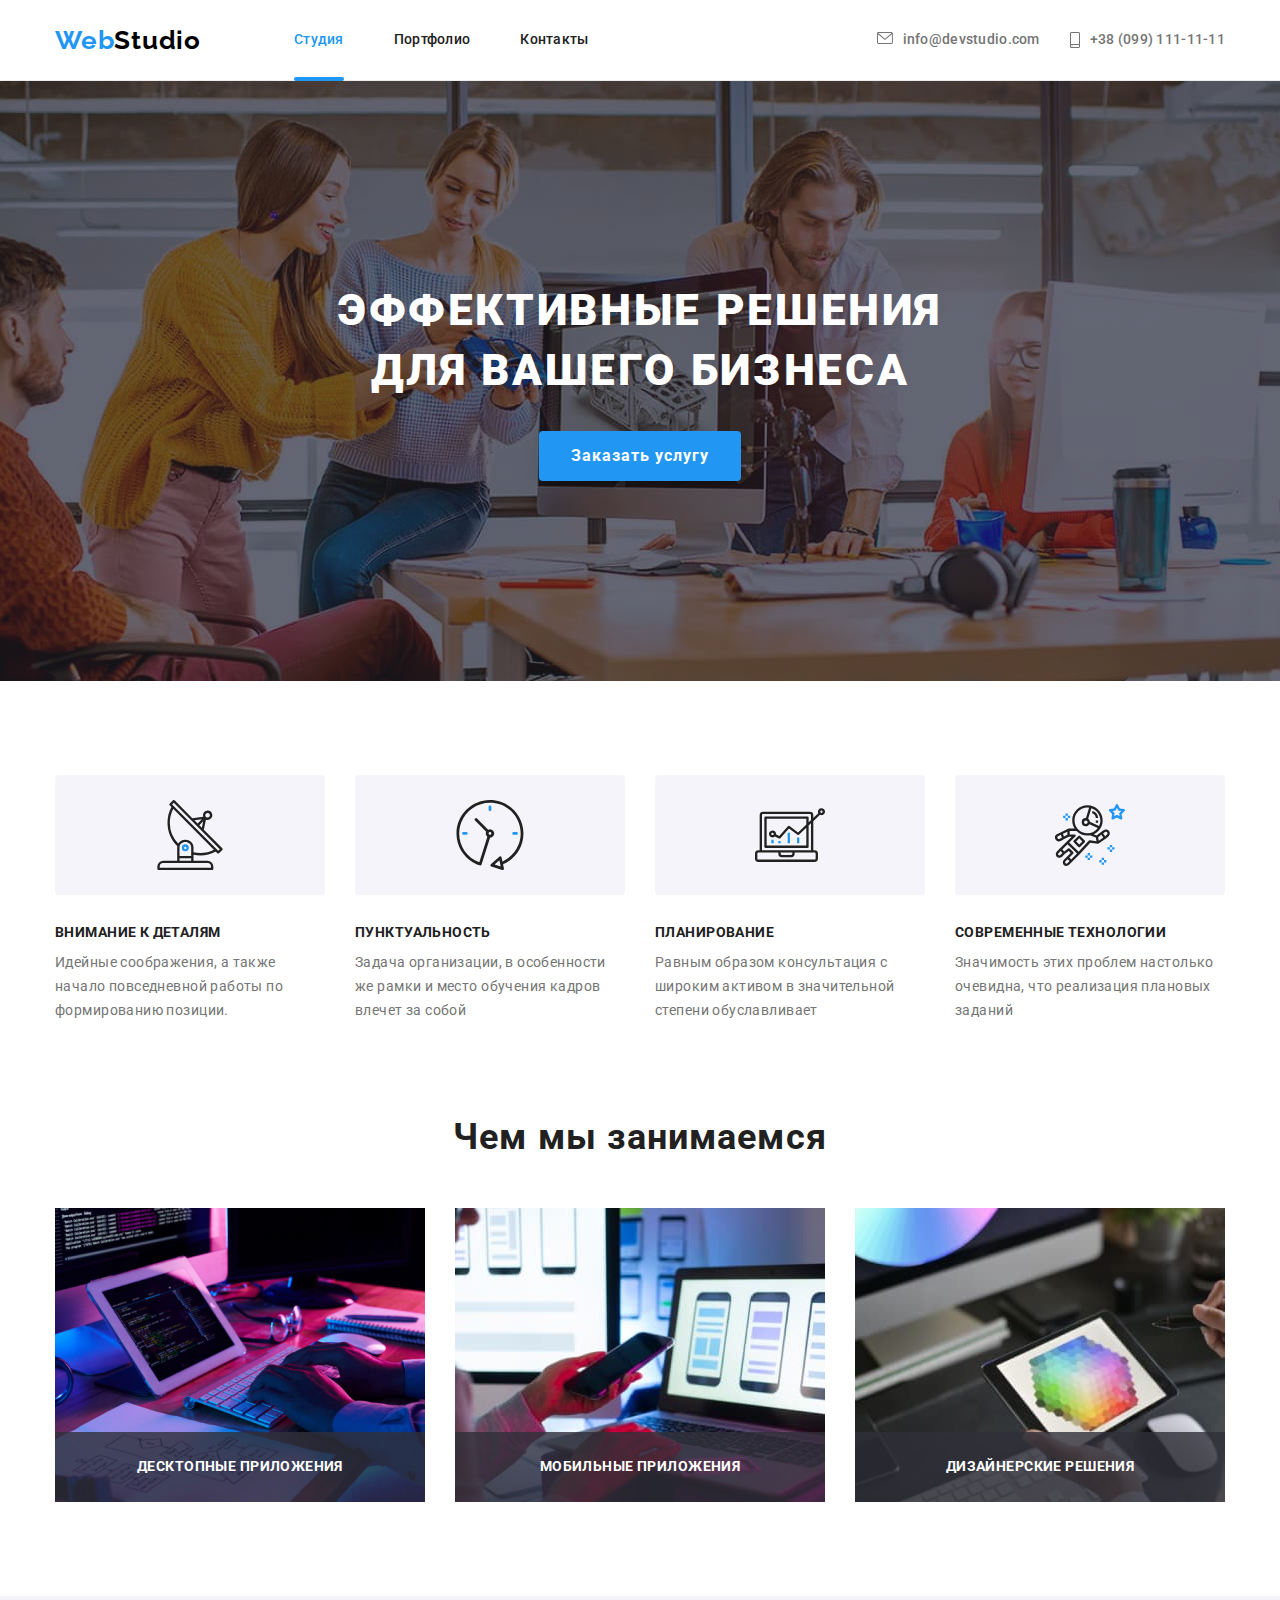
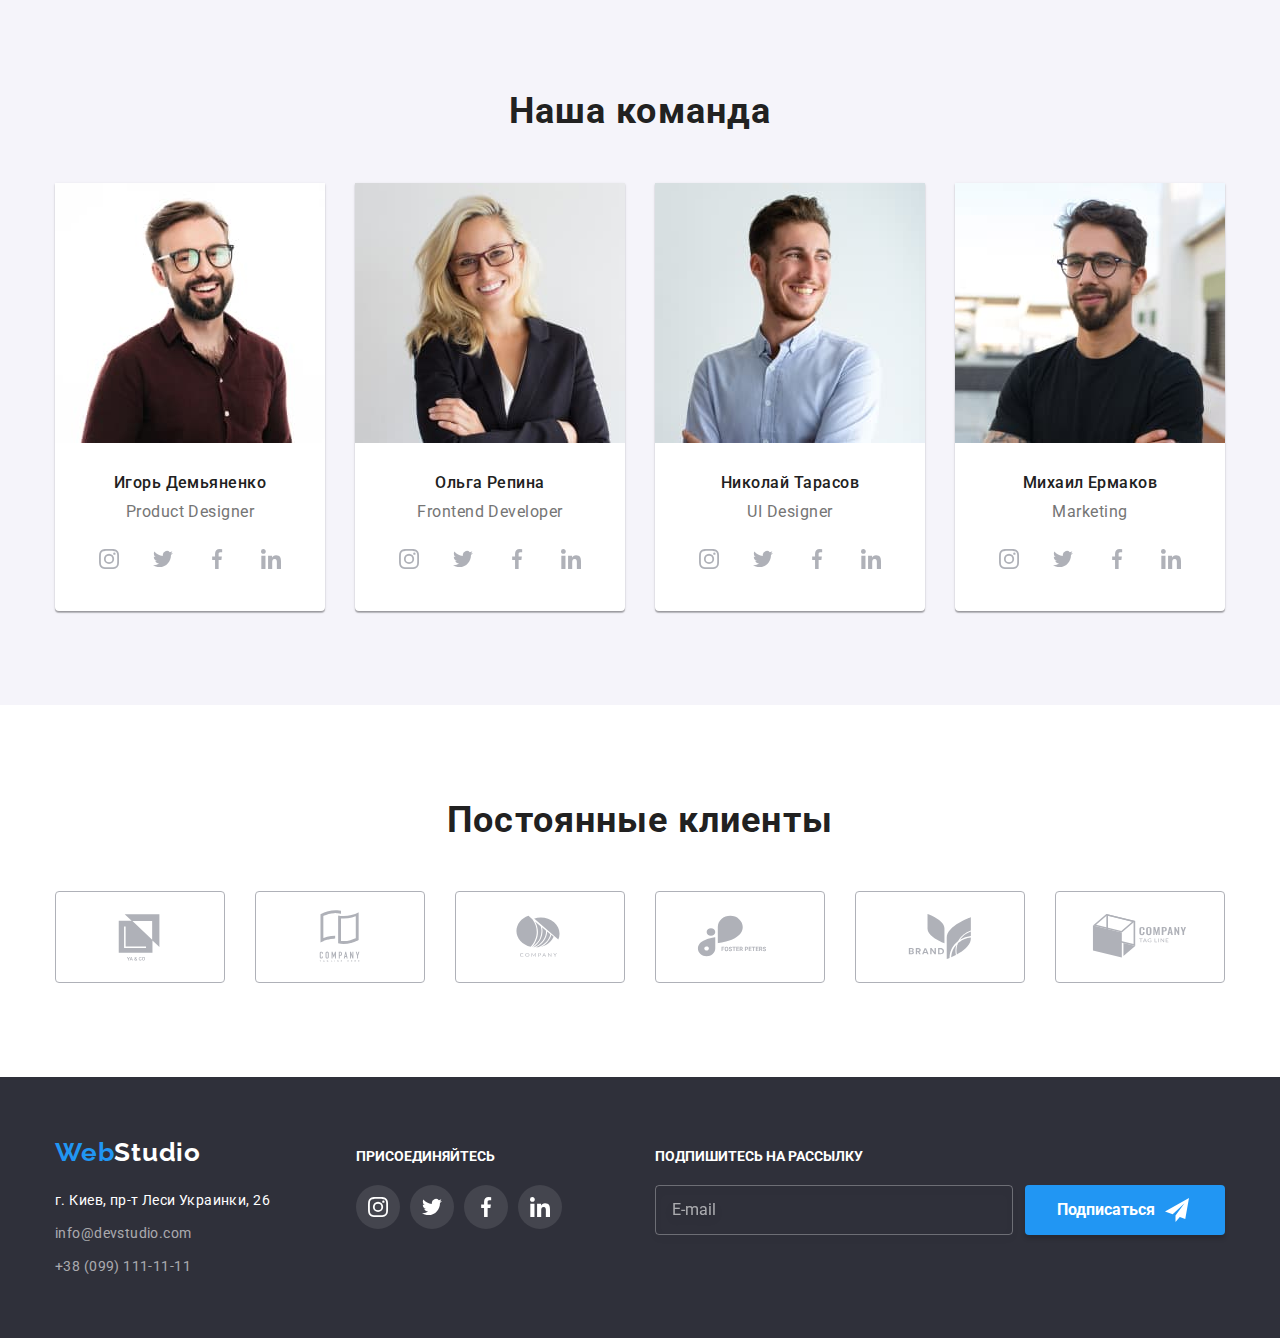
<file: index.html>
<!DOCTYPE html>
<html lang="ru">
  <head>
    <meta charset="UTF-8" />
    <meta http-equiv="X-UA-Compatible" content="IE=edge" />
    <meta name="viewport" content="width=device-width, initial-scale=1.0" />
    <title>WebStudio</title>
    <link
      rel="stylesheet"
      href="https://cdnjs.cloudflare.com/ajax/libs/modern-normalize/1.1.0/modern-normalize.min.css"
    />
    <link rel="preconnect" href="https://fonts.googleapis.com" />
    <link rel="preconnect" href="https://fonts.gstatic.com" crossorigin />
    <link
      href="https://fonts.googleapis.com/css2?family=Raleway:wght@700&family=Roboto:wght@400;500;700;900&display=swap"
      rel="stylesheet"
    />
    <link rel="stylesheet" href="./css/main.min.css" />
  </head>
  <body>
    <!-- Хедер -->
    <header class="page-header">
      <div class="container page-header__container">
        <a href="./index.html" class="logo page-header__logo">
          <span class="logo__accent">Web</span>Studio
        </a>
        <!-- Навигация  -->
        <div class="menu page-header__menu" data-menu>
          <nav class="navigation menu__navigation">
            <ul class="site-nav">
              <li class="site-nav__item">
                <a href="./index.html" class="site-nav__link site-nav__link--current"> Студия </a>
              </li>
              <li class="site-nav__item">
                <a href="./portfolio.html" class="site-nav__link"> Портфолио </a>
              </li>
              <li class="site-nav__item"><a href="" class="site-nav__link"> Контакты </a></li>
            </ul>
          </nav>
          <!-- Контакты -->
          <ul class="contacts menu__contacts">
            <li class="contacts__item">
              <a href="mailto:info@devstudio.com" class="contacts__link contacts__link--text">
                <svg class="contacts__icon" height="12" width="16">
                  <use href="./images/icons.svg#icon-envelope"></use>
                </svg>
                info@devstudio.com</a
              >
            </li>
            <li class="contacts__item">
              <a href="tel:+380991111111" class="contacts__link">
                <svg class="contacts__icon" height="16" width="10">
                  <use href="./images/icons.svg#icon-smartphone"></use>
                </svg>
                +38 (099) 111-11-11</a
              >
            </li>
          </ul>

          <ul class="social-small menu__social-small">
            <li class="social-small__item">
              <a href="" class="social-small__link">Instagram</a>
            </li>
            <li class="social-small__item">
              <a href="" class="social-small__link">Twitter</a>
            </li>
            <li class="social-small__item">
              <a href="" class="social-small__link">Facebook</a>
            </li>
            <li class="social-small__item">
              <a href="" class="social-small__link">Linkedin</a>
            </li>
          </ul>
        </div>
        <button
          type="button"
          class="menu-button page-header__menu-button"
          data-menu-button
          aria-expanded="false"
        >
          <svg class="" width="40" height="40">
            <use class="menu-button__cross" href="./images/icons.svg#icon-close_40px"></use>
            <use class="menu-button__menu" href="./images/icons.svg#icon-menu_40px"></use>
          </svg>
        </button>
      </div>
    </header>
    <!-- Главный раздел -->
    <main>
      <!-- Герой -->
      <section class="hero">
        <div class="container">
          <h1 class="hero__title">
            Эффективные решения <br />
            для вашего бизнеса
          </h1>
          <!-- кнопка -->
          <button type="button" class="button hero__button" data-modal-open>Заказать услугу</button>
        </div>
      </section>
      <!-- секция особенности -->
      <section class="section">
        <div class="container">
          <h2 class="visually-hidden">Особенности</h2>

          <ul class="features">
            <li class="features__item">
              <div class="features__icon-div">
                <svg class="features__icon" height="70" width="70">
                  <use href="./images/icons.svg#icon-antenna-1"></use>
                </svg>
              </div>
              <h3 class="features__title">Внимание к деталям</h3>
              <p class="features__text">
                Идейные соображения, а также начало повседневной работы по формированию позиции.
              </p>
            </li>

            <li class="features__item">
              <div class="features__icon-div">
                <svg class="features__icon" height="70" width="70">
                  <use href="./images/icons.svg#icon-clock-1"></use>
                </svg>
              </div>
              <h3 class="features__title">Пунктуальность</h3>
              <p class="features__text">
                Задача организации, в особенности же рамки и место обучения кадров влечет за собой
              </p>
            </li>

            <li class="features__item">
              <div class="features__icon-div">
                <svg class="features__icon" height="70" width="70">
                  <use href="./images/icons.svg#icon-diagram-1"></use>
                </svg>
              </div>

              <h3 class="features__title">Планирование</h3>
              <p class="features__text">
                Равным образом консультация с широким активом в значительной степени обуславливает
              </p>
            </li>

            <li class="features__item">
              <div class="features__icon-div">
                <svg class="features__icon" height="70" width="70">
                  <use href="./images/icons.svg#icon-astronaut-1"></use>
                </svg>
              </div>

              <h3 class="features__title">Современные технологии</h3>
              <p class="features__text">
                Значимость этих проблем настолько очевидна, что реализация плановых заданий
              </p>
            </li>
          </ul>
        </div>
      </section>
      <!-- секция работы -->
      <section class="section works section--no-top-padding">
        <div class="container">
          <h2 class="section__title">Чем мы занимаемся</h2>
          <ul class="images">
            <li class="images__item">
              <img
                src="./images/works/work1.jpg"
                alt="Создание баз данных"
                width="370"
                height="294"
              />
              <div class="images__thumb">
                <p class="images__text">Десктопные приложения</p>
              </div>
            </li>

            <li class="images__item">
              <img
                src="./images/works/work2.jpg"
                alt="Синхронизация приложений"
                width="370"
                height="294"
              />

              <div class="images__thumb">
                <p class="images__text">Мобильные приложения</p>
              </div>
            </li>

            <li class="images__item">
              <img src="./images/works/work3.jpg" alt="Подбор цвета" width="370" height="294" />

              <div class="images__thumb">
                <p class="images__text">Дизайнерские решения</p>
              </div>
            </li>
          </ul>
        </div>
      </section>

      <!-- секция команда -->
      <section class="section section--other-background">
        <div class="container">
          <h2 class="section__title">Наша команда</h2>

          <ul class="team">
            <li class="team__item">
              <article class="team__card">
                <picture>
                  <source
                    srcset="
                      ./images/team/igor-demyanenko@1x-desktop.jpg 1x,
                      ./images/team/igor-demyanenko@2x-desktop.jpg 2x
                    "
                    media="(min-width: 1200px)"
                  />
                  <source
                    srcset="
                      ./images/team/igor-demyanenko@1x-tablet.jpg 1x,
                      ./images/team/igor-demyanenko@2x-tablet.jpg 2x
                    "
                    media="(min-width: 768px)"
                  />
                  <source
                    srcset="
                      ./images/team/igor-demyanenko@1x-phone.jpg 1x,
                      ./images/team/igor-demyanenko@2x-phone.jpg 2x
                    "
                    media="(max-width: 767px)"
                  />
                  <img src="./images/team/igor-demyanenko@1x-desktop.jpg" alt="Игорь Демьяненко" />
                </picture>
                <div class="team__card-thumb">
                  <h3 class="team__title">Игорь Демьяненко</h3>
                  <p class="team__text" lang="en">Product Designer</p>
                  <ul class="social">
                    <li class="social__item">
                      <a
                        href="https://www.instagram.com/"
                        target="_blank"
                        rel="noreferrer noopener"
                        class="social__link"
                      >
                        <svg class="social__icon" height="20" width="20">
                          <use href="./images/icons.svg#icon-instagram-2-1"></use>
                        </svg>
                      </a>
                    </li>
                    <li class="social__item">
                      <a href="" class="social__link">
                        <svg class="social__icon" height="20" width="20">
                          <use href="./images/icons.svg#icon-twitter-1"></use>
                        </svg>
                      </a>
                    </li>
                    <li class="social__item">
                      <a href="" class="social__link">
                        <svg class="social__icon" height="20" width="20">
                          <use href="./images/icons.svg#icon-facebook-1"></use>
                        </svg>
                      </a>
                    </li>
                    <li class="social__item">
                      <a href="" class="social__link">
                        <svg class="social__icon" height="20" width="20">
                          <use href="./images/icons.svg#icon-linkedin-1"></use>
                        </svg>
                      </a>
                    </li>
                  </ul>
                </div>
              </article>
            </li>

            <li class="team__item">
              <article class="team__card">
                <picture>
                  <source
                    srcset="
                      ./images/team/olga-repina@1x-desktop.jpg 1x,
                      ./images/team/olga-repina@2x-desktop.jpg 2x
                    "
                    media="(min-width: 1200px)"
                  />
                  <source
                    srcset="
                      ./images/team/olga-repina@1x-tablet.jpg 1x,
                      ./images/team/olga-repina@2x-tablet.jpg 2x
                    "
                    media="(min-width: 768px)"
                  />
                  <source
                    srcset="
                      ./images/team/olga-repina@1x-phone.jpg 1x,
                      ./images/team/olga-repina@2x-phone.jpg 2x
                    "
                    media="(max-width: 767px)"
                  />
                  <img src="./images/team/olga-repina@1x-desktop.jpg" alt="Ольга Репина" />
                </picture>

                <div class="team__card-thumb">
                  <h3 class="team__title">Ольга Репина</h3>
                  <p class="team__text" lang="en">Frontend Developer</p>
                  <ul class="social">
                    <li class="social__item">
                      <a href="" class="social__link">
                        <svg class="social__icon" height="20" width="20">
                          <use href="./images/icons.svg#icon-instagram-2-1"></use>
                        </svg>
                      </a>
                    </li>
                    <li class="social__item">
                      <a href="" class="social__link">
                        <svg class="social__icon" height="20" width="20">
                          <use href="./images/icons.svg#icon-twitter-1"></use>
                        </svg>
                      </a>
                    </li>
                    <li class="social__item">
                      <a href="" class="social__link">
                        <svg class="social__icon" height="20" width="20">
                          <use href="./images/icons.svg#icon-facebook-1"></use>
                        </svg>
                      </a>
                    </li>
                    <li class="social__item">
                      <a href="" class="social__link">
                        <svg class="social__icon" height="20" width="20">
                          <use href="./images/icons.svg#icon-linkedin-1"></use>
                        </svg>
                      </a>
                    </li>
                  </ul>
                </div>
              </article>
            </li>

            <li class="team__item">
              <article class="team__card">
                <picture>
                  <source
                    srcset="
                      ./images/team/nikolay-tarasov@1x-desktop.jpg 1x,
                      ./images/team/nikolay-tarasov@2x-desktop.jpg 2x
                    "
                    media="(min-width: 1200px)"
                  />
                  <source
                    srcset="
                      ./images/team/nikolay-tarasov@1x-tablet.jpg 1x,
                      ./images/team/nikolay-tarasov@2x-tablet.jpg 2x
                    "
                    media="(min-width: 768px)"
                  />
                  <source
                    srcset="
                      ./images/team/nikolay-tarasov@1x-phone.jpg 1x,
                      ./images/team/nikolay-tarasov@2x-phone.jpg 2x
                    "
                    media="(max-width: 767px)"
                  />
                  <img src="./images/team/nikolay-tarasov@1x-desktop.jpg" alt="Николай Тарасов" />
                </picture>

                <div class="team__card-thumb">
                  <h3 class="team__title">Николай Тарасов</h3>
                  <p class="team__text" lang="en">UI Designer</p>
                  <ul class="social">
                    <li class="item">
                      <a href="" class="social__link">
                        <svg class="social__icon" height="20" width="20">
                          <use href="./images/icons.svg#icon-instagram-2-1"></use>
                        </svg>
                      </a>
                    </li>
                    <li class="item">
                      <a href="" class="social__link">
                        <svg class="social__icon" height="20" width="20">
                          <use href="./images/icons.svg#icon-twitter-1"></use>
                        </svg>
                      </a>
                    </li>
                    <li class="item">
                      <a href="" class="social__link">
                        <svg class="social__icon" height="20" width="20">
                          <use href="./images/icons.svg#icon-facebook-1"></use>
                        </svg>
                      </a>
                    </li>
                    <li class="item">
                      <a href="" class="social__link">
                        <svg class="social__icon" height="20" width="20">
                          <use href="./images/icons.svg#icon-linkedin-1"></use>
                        </svg>
                      </a>
                    </li>
                  </ul>
                </div>
              </article>
            </li>

            <li class="team__item">
              <article class="team__card">
                <picture>
                  <source
                    srcset="
                      ./images/team/mihail-ermakov@1x-desktop.jpg 1x,
                      ./images/team/mihail-ermakov@2x-desktop.jpg 2x
                    "
                    media="(min-width: 1200px)"
                  />
                  <source
                    srcset="
                      ./images/team/mihail-ermakov@1x-tablet.jpg 1x,
                      ./images/team/mihail-ermakov@2x-tablet.jpg 2x
                    "
                    media="(min-width: 768px)"
                  />
                  <source
                    srcset="
                      ./images/team/mihail-ermakov@1x-phone.jpg 1x,
                      ./images/team/mihail-ermakov@2x-phone.jpg 2x
                    "
                    media="(max-width: 767px)"
                  />
                  <img src="./images/team/mihail-ermakov@1x-desktop.jpg" alt="Михаил Ермаков" />
                </picture>

                <div class="team__card-thumb">
                  <h3 class="team__title">Михаил Ермаков</h3>
                  <p class="team__text" lang="en">Marketing</p>
                  <ul class="social">
                    <li class="item">
                      <a href="" class="social__link">
                        <svg class="social__icon" height="20" width="20">
                          <use href="./images/icons.svg#icon-instagram-2-1"></use>
                        </svg>
                      </a>
                    </li>
                    <li class="item">
                      <a href="" class="social__link">
                        <svg class="social__icon" height="20" width="20">
                          <use href="./images/icons.svg#icon-twitter-1"></use>
                        </svg>
                      </a>
                    </li>
                    <li class="item">
                      <a href="" class="social__link">
                        <svg class="social__icon" height="20" width="20">
                          <use href="./images/icons.svg#icon-facebook-1"></use>
                        </svg>
                      </a>
                    </li>
                    <li class="item">
                      <a href="" class="social__link">
                        <svg class="social__icon" height="20" width="20">
                          <use href="./images/icons.svg#icon-linkedin-1"></use>
                        </svg>
                      </a>
                    </li>
                  </ul>
                </div>
              </article>
            </li>
          </ul>
        </div>
      </section>

      <!-- Секция Клиенты -->
      <section class="section">
        <div class="container">
          <h2 class="section__title">Постоянные клиенты</h2>
          <ul class="customers">
            <li class="customers__item">
              <a href="" class="customers__link">
                <svg class="customers__icon" height="60" width="106">
                  <use href="./images/icons.svg#icon-Logo"></use>
                </svg>
              </a>
            </li>
            <li class="customers__item">
              <a href="" class="customers__link">
                <svg class="customers__icon" height="60" width="106">
                  <use href="./images/icons.svg#icon-Logo-1"></use>
                </svg>
              </a>
            </li>

            <li class="customers__item">
              <a href="" class="customers__link">
                <svg class="customers__icon" height="60" width="106">
                  <use href="./images/icons.svg#icon-Logo-2"></use>
                </svg>
              </a>
            </li>

            <li class="customers__item">
              <a href="" class="customers__link">
                <svg class="customers__icon" height="60" width="106">
                  <use href="./images/icons.svg#icon-Logo-3"></use>
                </svg>
              </a>
            </li>

            <li class="customers__item">
              <a href="" class="customers__link">
                <svg class="customers__icon" height="60" width="106">
                  <use href="./images/icons.svg#icon-Logo-4"></use>
                </svg>
              </a>
            </li>

            <li class="customers__item">
              <a href="" class="customers__link">
                <svg class="customers__icon" height="60" width="106">
                  <use href="./images/icons.svg#icon-Logo-5"></use>
                </svg>
              </a>
            </li>
          </ul>
        </div>
      </section>
    </main>

    <!-- Футер -->
    <footer class="page-footer">
      <div class="container page-footer__content">
        <!-- <div class=""> -->
        <div class="page-footer__address">
          <a href="./index.html" class="logo page-footer__logo">
            <span class="logo__accent">Web</span>Studio
          </a>
          <address class="address">
            <ul class="address__list">
              <li class="address__item">
                <a
                  href="https://goo.gl/maps/oPbWowYrKjm67KPz8"
                  class="address__link address__link--location"
                  target="_blank"
                  rel="noreferrer noopener"
                  >г. Киев, пр-т Леси Украинки, 26
                </a>
              </li>
              <li class="address__item">
                <a href="mailto:info@devstudio.com" class="address__link">info@devstudio.com </a>
                <br />
              </li>
              <li class="address__item">
                <a href="tel:+380991111111" class="address__link">+38 (099) 111-11-11</a>
              </li>
            </ul>
          </address>
        </div>

        <div class="page-footer__social">
          <h2 class="footer__title">присоединяйтесь</h2>
          <ul class="social footer__social">
            <li class="social__item">
              <a
                href="https://www.instagram.com/"
                target="_blank"
                rel="noreferrer noopener"
                class="social__link"
              >
                <svg class="social__icon" height="20" width="20">
                  <use href="./images/icons.svg#icon-instagram-2-1"></use>
                </svg>
              </a>
            </li>
            <li class="social__item">
              <a href="" class="social__link">
                <svg class="social__icon" height="20" width="20">
                  <use href="./images/icons.svg#icon-twitter-1"></use>
                </svg>
              </a>
            </li>
            <li class="social__item">
              <a href="" class="social__link">
                <svg class="social__icon" height="20" width="20">
                  <use href="./images/icons.svg#icon-facebook-1"></use>
                </svg>
              </a>
            </li>
            <li class="social__item">
              <a href="" class="social__link">
                <svg class="social__icon" height="20" width="20">
                  <use href="./images/icons.svg#icon-linkedin-1"></use>
                </svg>
              </a>
            </li>
          </ul>
        </div>

        <form class="footer-form" autocomplete="off">
          <label class="footer-form__field">
            Подпишитесь на рассылку
            <input class="footer-form__input" type="email" name="mail" placeholder="E-mail" />
          </label>

          <button class="footer-form__button footer-form__button--icon" type="submit">
            Подписаться
            <svg class="footer-form__icon" height="24" width="24">
              <use href="./images/icons.svg#icon-icon-send"></use>
            </svg>
          </button>
        </form>
        <!-- </div> -->
      </div>
    </footer>

    <div class="backdrop is-hidden" data-modal>
      <div class="modal">
        <form class="form-modal" autocomplete="off">
          <p class="form-modal__title">Оставьте свои данные, мы вам перезвоним</p>

          <label class="form-modal__field">
            Имя
            <input class="form-modal__input" type="text" name="name" />
            <svg class="form-modal__icon" width="18" height="18">
              <use href="./images/icons.svg#icon-person-black-18dp-1"></use>
            </svg>
          </label>

          <label class="form-modal__field">
            Телефон
            <input class="form-modal__input" type="tel" name="tel" />
            <svg class="form-modal__icon" width="18" height="18">
              <use href="./images/icons.svg#icon-phone-black-18dp-1"></use>
            </svg>
          </label>

          <label class="form-modal__field">
            Почта
            <input class="form-modal__input" type="email" name="email" />
            <svg class="form-modal__icon" width="18" height="18">
              <use href="./images/icons.svg#icon-email-black-18dp-1"></use>
            </svg>
          </label>

          <label class="form-modal__field form-modal__field--textarea">
            Комментарий
            <textarea
              class="form-modal__textarea"
              name="comment"
              rows="4"
              placeholder="Введите текст"
            ></textarea>
          </label>

          <label class="form-modal__field form-modal__field--checkbox">
            <input class="form-modal__checkbox" type="checkbox" name="policy" />

            <svg class="form-modal__icon-check" width="16" height="15">
              <use href="./images/icons.svg#icon-Vector-2"></use>
            </svg>
            <span>
              Соглашаюсь с рассылкой и принимаю
              <a href="" class="form-modal__link">Условия договора</a>
            </span>
          </label>

          <button class="form-modal__button" type="submit">Отправить</button>
        </form>

        <button type="button" class="button-close button-close--position" data-modal-close>
          <svg class="icon-modal" width="18" height="18">
            <use href="./images/icons.svg#icon-close-black-18dp-2-1"></use>
          </svg>
        </button>
      </div>
    </div>
    <script src="./js/modal.js"></script>
    <script src="./js/mobile-menu.js"></script>
  </body>
</html>
</file>
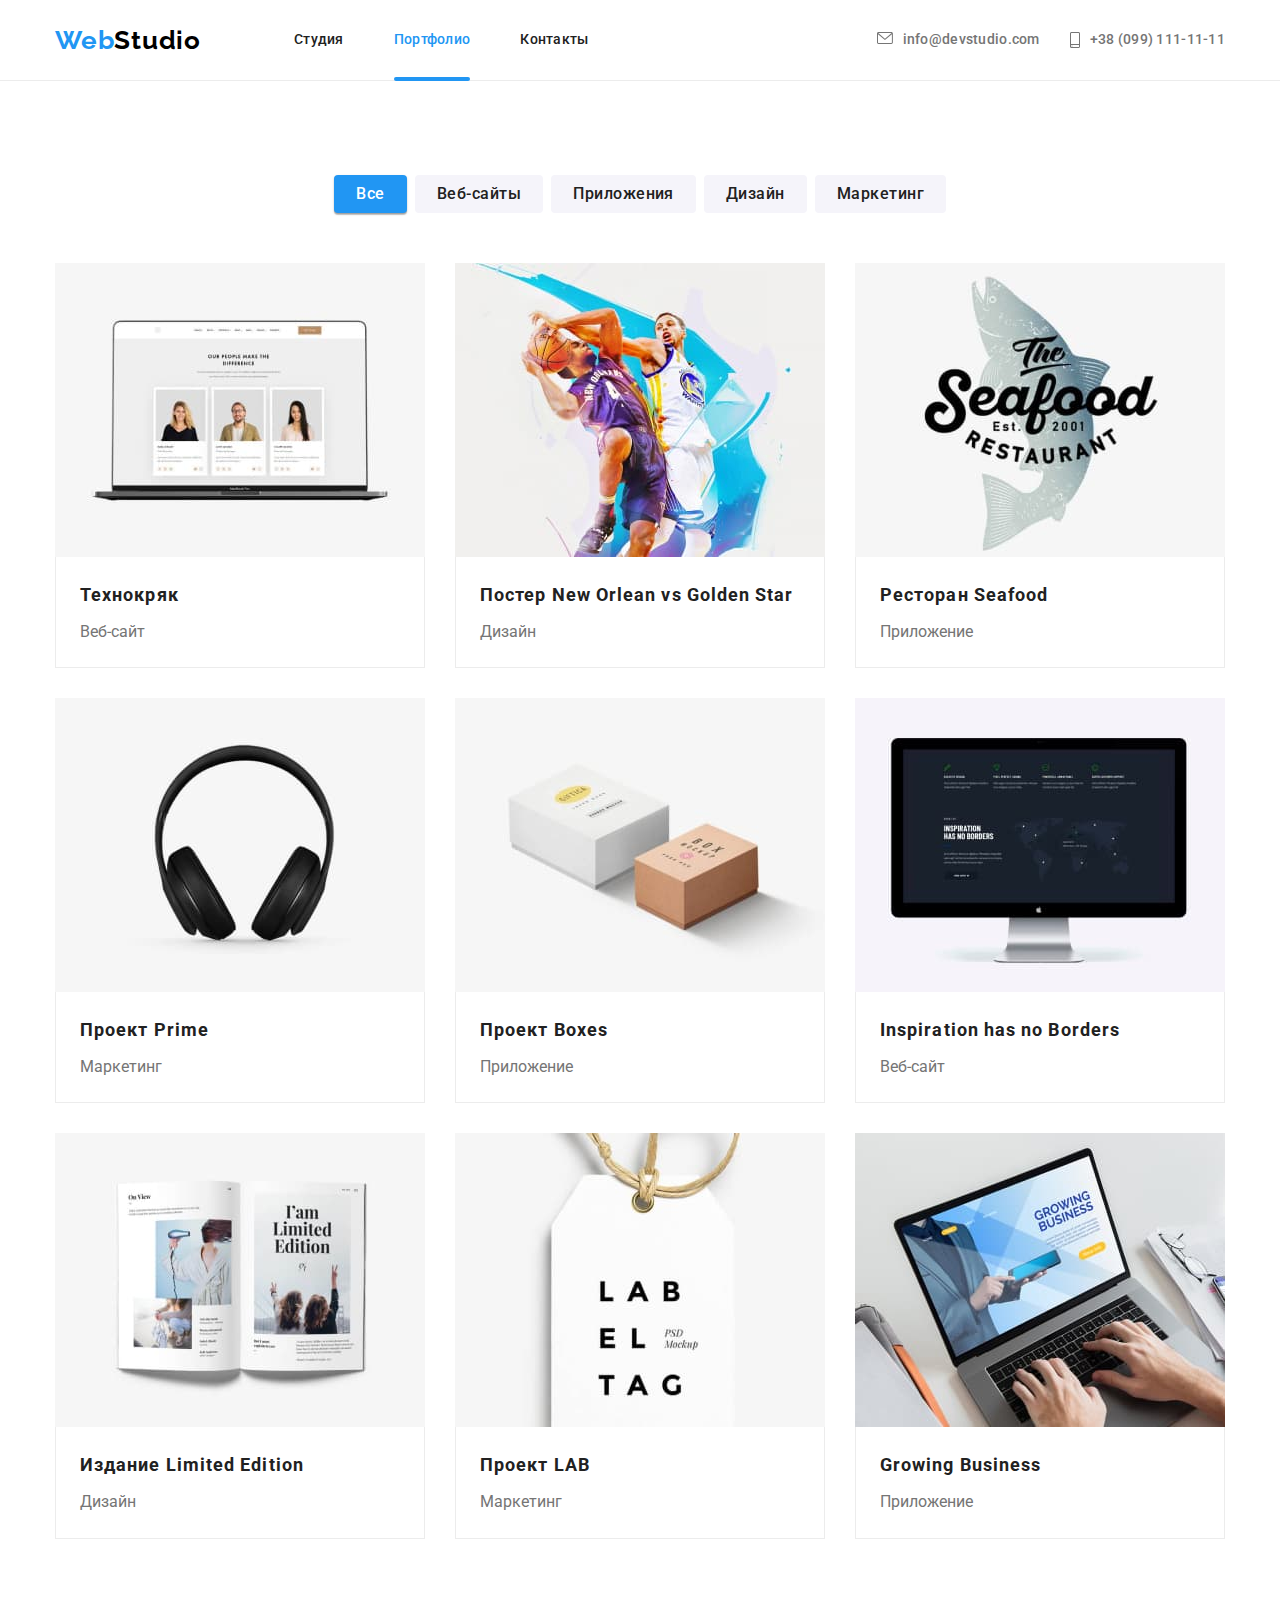
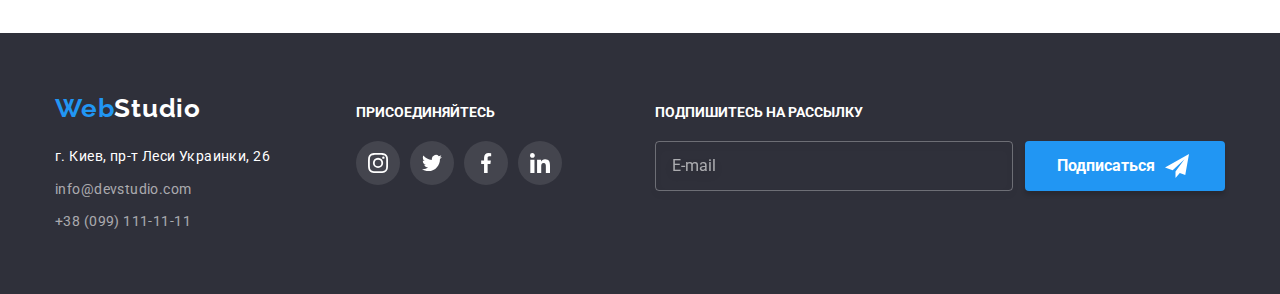
<file: portfolio.html>
<!DOCTYPE html>
<html lang="ru">
  <head>
    <meta charset="UTF-8" />
    <meta http-equiv="X-UA-Compatible" content="IE=edge" />
    <meta name="viewport" content="width=device-width, initial-scale=1.0" />
    <title>Portfolio</title>
    <link
      rel="stylesheet"
      href="https://cdnjs.cloudflare.com/ajax/libs/modern-normalize/1.1.0/modern-normalize.min.css"
    />
    <link rel="preconnect" href="https://fonts.googleapis.com" />
    <link rel="preconnect" href="https://fonts.gstatic.com" crossorigin />
    <link
      href="https://fonts.googleapis.com/css2?family=Raleway:wght@700&family=Roboto:wght@400;500;700;900&display=swap"
      rel="stylesheet"
    />
    <link rel="stylesheet" href="./css/main.min.css" />
  </head>
  <body>
    <!-- Хедер -->
    <header class="page-header">
      <div class="container page-header__container">
        <a href="./index.html" class="logo page-header__logo">
          <span class="logo__accent">Web</span>Studio
        </a>
        <!-- Навигация  -->
        <div class="menu page-header__menu" data-menu>
          <nav class="navigation menu__navigation">
            <ul class="site-nav">
              <li class="site-nav__item">
                <a href="./index.html" class="site-nav__link"> Студия </a>
              </li>
              <li class="site-nav__item">
                <a href="./portfolio.html" class="site-nav__link site-nav__link--current">
                  Портфолио
                </a>
              </li>
              <li class="site-nav__item"><a href="" class="site-nav__link"> Контакты </a></li>
            </ul>
          </nav>
          <!-- Контакты -->
          <ul class="contacts menu__contacts">
            <li class="contacts__item">
              <a href="mailto:info@devstudio.com" class="contacts__link contacts__link--text">
                <svg class="contacts__icon" height="12" width="16">
                  <use href="./images/icons.svg#icon-envelope"></use>
                </svg>
                info@devstudio.com</a
              >
            </li>
            <li class="contacts__item">
              <a href="tel:+380991111111" class="contacts__link">
                <svg class="contacts__icon" height="16" width="10">
                  <use href="./images/icons.svg#icon-smartphone"></use>
                </svg>
                +38 (099) 111-11-11</a
              >
            </li>
          </ul>

          <ul class="social-small menu__social-small">
            <li class="social-small__item">
              <a href="" class="social-small__link">Instagram</a>
            </li>
            <li class="social-small__item">
              <a href="" class="social-small__link">Twitter</a>
            </li>
            <li class="social-small__item">
              <a href="" class="social-small__link">Facebook</a>
            </li>
            <li class="social-small__item">
              <a href="" class="social-small__link">Linkedin</a>
            </li>
          </ul>
        </div>
        <button
          type="button"
          class="menu-button page-header__menu-button"
          data-menu-button
          aria-expanded="false"
        >
          <svg class="" width="40" height="40">
            <use class="menu-button__cross" href="./images/icons.svg#icon-close_40px"></use>
            <use class="menu-button__menu" href="./images/icons.svg#icon-menu_40px"></use>
          </svg>
        </button>
      </div>
    </header>
    <!-- Главный раздел -->
    <main>
      <section class="section">
        <div class="container">
          <h1 class="visually-hidden">Портфолио</h1>
          <ul class="filters">
            <li class="filters__item">
              <button type="button" class="filters__button filters__button--current">Все</button>
            </li>
            <li class="filters__item">
              <button type="button" class="filters__button">Веб-сайты</button>
            </li>
            <li class="filters__item">
              <button type="button" class="filters__button">Приложения</button>
            </li>
            <li class="filters__item">
              <button type="button" class="filters__button">Дизайн</button>
            </li>
            <li class="filters__item">
              <button type="button" class="filters__button">Маркетинг</button>
            </li>
          </ul>

          <ul class="benefits">
            <li class="benefits__item">
              <a href="" class="benefits__link">
                <div class="benefits__img">
                  <picture>
                    <source
                      srcset="
                        ./images/portfolio/tehnokryak@1x-desktop-min.jpg 1x,
                        ./images/portfolio/tehnokryak@2x-desktop-min.jpg 2x
                      "
                      media="(min-width: 1200px)"
                    />
                    <source
                      srcset="
                        ./images/portfolio/tehnokryak@1x-tablet-min.jpg 1x,
                        ./images/portfolio/tehnokryak@2x-tablet-min.jpg 2x
                      "
                      media="(min-width: 768px)"
                    />
                    <source
                      srcset="
                        ./images/portfolio/tehnokryak@1x-phone-min.jpg 1x,
                        ./images/portfolio/tehnokryak@2x-phone-min.jpg 2x
                      "
                      media="(max-width: 767px)"
                    />
                    <img src="./images/portfolio/tehnokryak.jpg" alt="Технокряк" />
                  </picture>

                  <div class="benefits__thumb">
                    <p class="benefits__description">
                      Ресурс предлагает комплексные предложения с разным уровнем функционала и
                      сервисов. Все это позволит посетителю получить исчерпывающие сведения
                      <br />о компании или частном лице.
                    </p>
                  </div>
                </div>

                <div class="benefits__meta">
                  <h2 class="benefits__title">Технокряк</h2>
                  <p class="benefits__text">Веб-сайт</p>
                </div>
              </a>
            </li>

            <li class="benefits__item">
              <a href="" class="benefits__link">
                <div class="benefits__img">
                  <picture>
                    <source
                      srcset="
                        ./images/portfolio/poster-new-orlean-vs-golden-star@1x-desktop-min.jpg 1x,
                        ./images/portfolio/poster-new-orlean-vs-golden-star@2x-desktop-min.jpg 2x
                      "
                      media="(min-width: 1200px)"
                    />
                    <source
                      srcset="
                        ./images/portfolio/poster-new-orlean-vs-golden-star@1x-tablet-min.jpg 1x,
                        ./images/portfolio/poster-new-orlean-vs-golden-star@2x-tablet-min.jpg 2x
                      "
                      media="(min-width: 768px)"
                    />
                    <source
                      srcset="
                        ./images/portfolio/poster-new-orlean-vs-golden-star@1x-phone-min.jpg 1x,
                        ./images/portfolio/poster-new-orlean-vs-golden-star@2x-phone-min.jpg 2x
                      "
                      media="(max-width: 767px)"
                    />
                    <img
                      src="./images/portfolio/poster-new-orlean-vs-golden-star.jpg"
                      alt="Постер New Orlean vs Golden Star"
                    />
                  </picture>

                  <div class="benefits__thumb">
                    <p class="benefits__description">
                      Ресурс предлагает комплексные предложения с разным уровнем функционала и
                      сервисов. Все это позволит посетителю получить исчерпывающие сведения
                      <br />о компании или частном лице.
                    </p>
                  </div>
                </div>

                <div class="benefits__meta">
                  <h2 class="benefits__title">
                    Постер <span lang="en">New Orlean vs Golden Star</span>
                  </h2>
                  <p class="benefits__text">Дизайн</p>
                </div>
              </a>
            </li>

            <li class="benefits__item">
              <a href="" class="benefits__link">
                <div class="benefits__img">
                  <picture>
                    <source
                      srcset="
                        ./images/portfolio/restoran-seafood@1x-desktop-min.jpg 1x,
                        ./images/portfolio/restoran-seafood@2x-desktop-min.jpg 2x
                      "
                      media="(min-width: 1200px)"
                    />
                    <source
                      srcset="
                        ./images/portfolio/restoran-seafood@1x-tablet-min.jpg 1x,
                        ./images/portfolio/restoran-seafood@2x-tablet-min.jpg 2x
                      "
                      media="(min-width: 768px)"
                    />
                    <source
                      srcset="
                        ./images/portfolio/restoran-seafood@1x-phone-min.jpg 1x,
                        ./images/portfolio/restoran-seafood@2x-phone-min.jpg 2x
                      "
                      media="(max-width: 767px)"
                    />
                    <img src="./images/portfolio/restoran-seafood.jpg" alt="Ресторан Seafood" />
                  </picture>
                  <div class="benefits__thumb">
                    <p class="benefits__description">
                      Ресурс предлагает комплексные предложения с разным уровнем функционала и
                      сервисов. Все это позволит посетителю получить исчерпывающие сведения
                      <br />о компании или частном лице.
                    </p>
                  </div>
                </div>

                <div class="benefits__meta">
                  <h2 class="benefits__title">Ресторан <span lang="en">Seafood</span></h2>
                  <p class="benefits__text">Приложение</p>
                </div>
              </a>
            </li>

            <li class="benefits__item">
              <a href="" class="benefits__link">
                <div class="benefits__img">
                  <picture>
                    <source
                      srcset="
                        ./images/portfolio/project-prime@1x-desktop-min.jpg 1x,
                        ./images/portfolio/project-prime@2x-desktop-min.jpg 2x
                      "
                      media="(min-width: 1200px)"
                    />
                    <source
                      srcset="
                        ./images/portfolio/project-prime@1x-tablet-min.jpg 1x,
                        ./images/portfolio/project-prime@2x-tablet-min.jpg 2x
                      "
                      media="(min-width: 768px)"
                    />
                    <source
                      srcset="
                        ./images/portfolio/project-prime@1x-phone-min.jpg 1x,
                        ./images/portfolio/project-prime@2x-phone-min.jpg 2x
                      "
                      media="(max-width: 767px)"
                    />
                    <img src="./images/portfolio/project-prime.jpg" alt="Проект Prime" />
                  </picture>

                  <div class="benefits__thumb">
                    <p class="benefits__description">
                      Ресурс предлагает комплексные предложения с разным уровнем функционала и
                      сервисов. Все это позволит посетителю получить исчерпывающие сведения
                      <br />о компании или частном лице.
                    </p>
                  </div>
                </div>

                <div class="benefits__meta">
                  <h2 class="benefits__title">Проект <span lang="en">Prime</span></h2>
                  <p class="benefits__text">Маркетинг</p>
                </div>
              </a>
            </li>

            <li class="benefits__item">
              <a href="" class="benefits__link">
                <div class="benefits__img">
                  <picture>
                    <source
                      srcset="
                        ./images/portfolio/project-boxes@1x-desktop-min.jpg 1x,
                        ./images/portfolio/project-boxes@2x-desktop-min.jpg 2x
                      "
                      media="(min-width: 1200px)"
                    />
                    <source
                      srcset="
                        ./images/portfolio/project-boxes@1x-tablet-min.jpg 1x,
                        ./images/portfolio/project-boxes@2x-tablet-min.jpg 2x
                      "
                      media="(min-width: 768px)"
                    />
                    <source
                      srcset="
                        ./images/portfolio/project-boxes@1x-phone-min.jpg 1x,
                        ./images/portfolio/project-boxes@2x-phone-min.jpg 2x
                      "
                      media="(max-width: 767px)"
                    />
                    <img src="./images/portfolio/project-boxes.jpg" alt="Проект Boxes" />
                  </picture>

                  <div class="benefits__thumb">
                    <p class="benefits__description">
                      Ресурс предлагает комплексные предложения с разным уровнем функционала и
                      сервисов. Все это позволит посетителю получить исчерпывающие сведения
                      <br />о компании или частном лице.
                    </p>
                  </div>
                </div>

                <div class="benefits__meta">
                  <h2 class="benefits__title">Проект <span lang="en">Boxes</span></h2>
                  <p class="benefits__text">Приложение</p>
                </div>
              </a>
            </li>

            <li class="benefits__item">
              <a href="" class="benefits__link">
                <div class="benefits__img">
                  <picture>
                    <source
                      srcset="
                        ./images/portfolio/inspiration-has-no-border@1x-desktop-min.jpg 1x,
                        ./images/portfolio/inspiration-has-no-border@2x-desktop-min.jpg 2x
                      "
                      media="(min-width: 1200px)"
                    />
                    <source
                      srcset="
                        ./images/portfolio/inspiration-has-no-border@1x-tablet-min.jpg 1x,
                        ./images/portfolio/inspiration-has-no-border@2x-tablet-min.jpg 2x
                      "
                      media="(min-width: 768px)"
                    />
                    <source
                      srcset="
                        ./images/portfolio/inspiration-has-no-border@1x-phone-min.jpg 1x,
                        ./images/portfolio/inspiration-has-no-border@2x-phone-min.jpg 2x
                      "
                      media="(max-width: 767px)"
                    />
                    <img
                      src="./images/portfolio/inspiration-has-no-border.jpg"
                      alt="Inspiration has no Border"
                    />
                  </picture>

                  <div class="benefits__thumb">
                    <p class="benefits__description">
                      Ресурс предлагает комплексные предложения с разным уровнем функционала и
                      сервисов. Все это позволит посетителю получить исчерпывающие сведения
                      <br />о компании или частном лице.
                    </p>
                  </div>
                </div>

                <div class="benefits__meta">
                  <h2 class="benefits__title" lang="en">Inspiration has no Borders</h2>
                  <p class="benefits__text">Веб-сайт</p>
                </div>
              </a>
            </li>

            <li class="benefits__item">
              <a href="" class="benefits__link">
                <div class="benefits__img">
                  <picture>
                    <source
                      srcset="
                        ./images/portfolio/izdanie-limited-edition@1x-desktop-min.jpg 1x,
                        ./images/portfolio/izdanie-limited-edition@2x-desktop-min.jpg 2x
                      "
                      media="(min-width: 1200px)"
                    />
                    <source
                      srcset="
                        ./images/portfolio/izdanie-limited-edition@1x-tablet-min.jpg 1x,
                        ./images/portfolio/izdanie-limited-edition@2x-tablet-min.jpg 2x
                      "
                      media="(min-width: 768px)"
                    />
                    <source
                      srcset="
                        ./images/portfolio/izdanie-limited-edition@1x-phone-min.jpg 1x,
                        ./images/portfolio/izdanie-limited-edition@2x-phone-min.jpg 2x
                      "
                      media="(max-width: 767px)"
                    />
                    <img
                      src="./images/portfolio/izdanie-limited-edition.jpg"
                      alt="Издание Limited Edition"
                    />
                  </picture>

                  <div class="benefits__thumb">
                    <p class="benefits__description">
                      Ресурс предлагает комплексные предложения с разным уровнем функционала и
                      сервисов. Все это позволит посетителю получить исчерпывающие сведения
                      <br />о компании или частном лице.
                    </p>
                  </div>
                </div>

                <div class="benefits__meta">
                  <h2 class="benefits__title">Издание <span lang="en">Limited Edition</span></h2>
                  <p class="benefits__text">Дизайн</p>
                </div>
              </a>
            </li>

            <li class="benefits__item">
              <a href="" class="benefits__link">
                <div class="benefits__img">
                  <picture>
                    <source
                      srcset="
                        ./images/portfolio/project-lab@1x-desktop-min.jpg 1x,
                        ./images/portfolio/project-lab@2x-desktop-min.jpg 2x
                      "
                      media="(min-width: 1200px)"
                    />
                    <source
                      srcset="
                        ./images/portfolio/project-lab@1x-tablet-min.jpg 1x,
                        ./images/portfolio/project-lab@2x-tablet-min.jpg 2x
                      "
                      media="(min-width: 768px)"
                    />
                    <source
                      srcset="
                        ./images/portfolio/project-lab@1x-phone-min.jpg 1x,
                        ./images/portfolio/project-lab@2x-phone-min.jpg 2x
                      "
                      media="(max-width: 767px)"
                    />
                    <img src="./images/portfolio/project-lab.jpg" alt="Проект LAB" />
                  </picture>

                  <div class="benefits__thumb">
                    <p class="benefits__description">
                      Ресурс предлагает комплексные предложения с разным уровнем функционала и
                      сервисов. Все это позволит посетителю получить исчерпывающие сведения
                      <br />о компании или частном лице.
                    </p>
                  </div>
                </div>

                <div class="benefits__meta">
                  <h2 class="benefits__title">Проект <span lang="en">LAB</span></h2>
                  <p class="benefits__text">Маркетинг</p>
                </div>
              </a>
            </li>

            <li class="benefits__item">
              <a href="" class="benefits__link">
                <div class="benefits__img">
                  <picture>
                    <source
                      srcset="
                        ./images/portfolio/growing-business@1x-desktop-min.jpg 1x,
                        ./images/portfolio/growing-business@2x-desktop-min.jpg 2x
                      "
                      media="(min-width: 1200px)"
                    />
                    <source
                      srcset="
                        ./images/portfolio/growing-business@1x-tablet-min.jpg 1x,
                        ./images/portfolio/growing-business@2x-tablet-min.jpg 2x
                      "
                      media="(min-width: 768px)"
                    />
                    <source
                      srcset="
                        ./images/portfolio/growing-business@1x-phone-min.jpg 1x,
                        ./images/portfolio/growing-business@2x-phone-min.jpg 2x
                      "
                      media="(max-width: 767px)"
                    />
                    <img src="./images/portfolio/growing-business.jpg" alt="Growing Business" />
                  </picture>

                  <div class="benefits__thumb">
                    <p class="benefits__description">
                      Ресурс предлагает комплексные предложения с разным уровнем функционала и
                      сервисов. Все это позволит посетителю получить исчерпывающие сведения
                      <br />о компании или частном лице.
                    </p>
                  </div>
                </div>

                <div class="benefits__meta">
                  <h2 class="benefits__title" lang="en">Growing Business</h2>
                  <p class="benefits__text">Приложение</p>
                </div>
              </a>
            </li>
          </ul>
        </div>
      </section>
    </main>

    <!-- Футер -->
    <footer class="page-footer">
      <div class="container page-footer__content">
        <!-- <div class=""> -->
        <div class="page-footer__address">
          <a href="./index.html" class="logo page-footer__logo">
            <span class="logo__accent">Web</span>Studio
          </a>
          <address class="address">
            <ul class="address__list">
              <li class="address__item">
                <a
                  href="https://goo.gl/maps/oPbWowYrKjm67KPz8"
                  class="address__link address__link--location"
                  target="_blank"
                  rel="noreferrer noopener"
                  >г. Киев, пр-т Леси Украинки, 26
                </a>
              </li>
              <li class="address__item">
                <a href="mailto:info@devstudio.com" class="address__link">info@devstudio.com </a>
                <br />
              </li>
              <li class="address__item">
                <a href="tel:+380991111111" class="address__link">+38 (099) 111-11-11</a>
              </li>
            </ul>
          </address>
        </div>

        <div class="page-footer__social">
          <h2 class="footer__title">присоединяйтесь</h2>
          <ul class="social footer__social">
            <li class="social__item">
              <a
                href="https://www.instagram.com/"
                target="_blank"
                rel="noreferrer noopener"
                class="social__link"
              >
                <svg class="social__icon" height="20" width="20">
                  <use href="./images/icons.svg#icon-instagram-2-1"></use>
                </svg>
              </a>
            </li>
            <li class="social__item">
              <a href="" class="social__link">
                <svg class="social__icon" height="20" width="20">
                  <use href="./images/icons.svg#icon-twitter-1"></use>
                </svg>
              </a>
            </li>
            <li class="social__item">
              <a href="" class="social__link">
                <svg class="social__icon" height="20" width="20">
                  <use href="./images/icons.svg#icon-facebook-1"></use>
                </svg>
              </a>
            </li>
            <li class="social__item">
              <a href="" class="social__link">
                <svg class="social__icon" height="20" width="20">
                  <use href="./images/icons.svg#icon-linkedin-1"></use>
                </svg>
              </a>
            </li>
          </ul>
        </div>

        <form class="footer-form" autocomplete="off">
          <label class="footer-form__field">
            Подпишитесь на рассылку
            <input class="footer-form__input" type="email" name="mail" placeholder="E-mail" />
          </label>

          <button class="footer-form__button footer-form__button--icon" type="submit">
            Подписаться
            <svg class="footer-form__icon" height="24" width="24">
              <use href="./images/icons.svg#icon-icon-send"></use>
            </svg>
          </button>
        </form>
        <!-- </div> -->
      </div>
    </footer>
    <script src="./js/mobile-menu.js"></script>
  </body>
</html>
</file>
<file: css/main.min.css>
img{display:block;max-width:100%;height:auto}h1,h2,h3,h4,h5,h6,p{margin:0}ul{margin:0;padding:0;list-style:none}a{text-decoration:none;color:inherit}body{background-color:#fff;color:#757575;font-family:Roboto,sans-serif}body.modal-open{overflow:hidden}@media screen and (max-width: 767px){body.menu-open{overflow:hidden}}.visually-hidden{position:absolute;white-space:nowrap;width:1px;height:1px;overflow:hidden;border:0px;padding:0px;clip:rect(0 0 0 0);-webkit-clip-path:inset(50%);clip-path:inset(50%);margin:-1px}.section{padding-top:60px;padding-bottom:60px}@media screen and (min-width: 1200px){.section{padding-top:94px;padding-bottom:94px}}.section--other-background{background-color:#f5f4fa}.section--padding-bot{padding-bottom:0}.section--no-margin-top{margin-top:0}.section--no-margin-bot{margin-bottom:0}.section--no-top-padding{padding-top:0}.section__title{color:#212121;font-weight:700;font-size:36px;line-height:1.17;text-align:center;letter-spacing:.03em;margin-bottom:30px}@media screen and (min-width: 1200px){.section__title{margin-bottom:50px}}@media screen and (max-width: 1190px){.section__title{font-size:28px}}.container{max-width:1200px;padding-left:15px;padding-right:15px;margin-left:auto;margin-right:auto}@media screen and (min-width: 480px){.container{width:480px}}@media screen and (min-width: 768px){.container{width:768px}}@media screen and (min-width: 1200px){.container{width:1200px}}.button{text-align:center;font-family:inherit;font-size:16px;cursor:pointer;border-radius:4px;border:none}.hero__button,.footer-form__button,.form-modal__button{display:inline-block;cursor:pointer;border-radius:4px;padding:10px 32px;min-width:200px;text-align:center;color:#fff;background-color:#2196f3;font-family:inherit;font-weight:700;font-size:16px;line-height:1.88;text-align:center;letter-spacing:.06em;text-decoration:none;border:none;-webkit-box-shadow:0px 4px 4px rgba(0,0,0,.15);box-shadow:0px 4px 4px rgba(0,0,0,.15);-webkit-transition:color 250ms cubic-bezier(0.4, 0, 0.2, 1),background-color 250ms cubic-bezier(0.4, 0, 0.2, 1);transition:color 250ms cubic-bezier(0.4, 0, 0.2, 1),background-color 250ms cubic-bezier(0.4, 0, 0.2, 1)}.hero__button:hover,.hero__button:focus,.footer-form__button:hover,.footer-form__button:focus,.form-modal__button:hover,.form-modal__button:focus{color:#fff;background-color:#188ce8}.menu-button{z-index:1;background-color:rgba(0,0,0,0);border:none;fill:currentColor;color:#212121;margin:0px;padding:0px;-webkit-transition:color 250ms cubic-bezier(0.4, 0, 0.2, 1);transition:color 250ms cubic-bezier(0.4, 0, 0.2, 1)}.menu-button:hover,.menu-button:focus{color:#2196f3}.menu-button__cross{display:none}.menu-button.is-open .menu-button__cross{display:block}.menu-button.is-open .menu-button__menu{display:none}.menu{display:none;width:100%}@media screen and (max-width: 767px){.menu{-webkit-box-orient:vertical;-webkit-box-direction:normal;-ms-flex-direction:column;flex-direction:column;position:absolute;top:0;left:0;height:100vh;background-color:#fff}}@media screen and (min-width: 768px){.menu{display:-webkit-box;display:-ms-flexbox;display:flex;-webkit-box-align:center;-ms-flex-align:center;align-items:center}}@media screen and (max-width: 768px){.menu__navigation{margin-bottom:auto}}@media screen and (min-width: 768px){.menu__navigation{margin-right:auto}}@media screen and (max-width: 767px){.menu__contacts{margin-bottom:64px}}.menu__social.social{display:none}@media screen and (max-width: 767px){.menu__social.social{display:-webkit-box;display:-ms-flexbox;display:flex}}@media screen and (max-width: 767px){.menu.is-open{display:-webkit-box;display:-ms-flexbox;display:flex;padding:48px 20px 24px 20px}}@media screen and (max-width: 767px)and (min-width: 420px){.menu.is-open{padding:48px 40px}}.social{display:-webkit-box;display:-ms-flexbox;display:flex;-webkit-box-align:center;-ms-flex-align:center;align-items:center;-webkit-box-pack:center;-ms-flex-pack:center;justify-content:center;gap:10px}.social__link{display:-webkit-box;display:-ms-flexbox;display:flex;-webkit-box-align:center;-ms-flex-align:center;align-items:center;-webkit-box-pack:center;-ms-flex-pack:center;justify-content:center;height:44px;width:44px;border-radius:50%;fill:#afb1b8;-webkit-transition:background-color 250ms cubic-bezier(0.4, 0, 0.2, 1),fill 250ms cubic-bezier(0.4, 0, 0.2, 1);transition:background-color 250ms cubic-bezier(0.4, 0, 0.2, 1),fill 250ms cubic-bezier(0.4, 0, 0.2, 1)}.social__link:hover,.social__link:focus{fill:#fff;background-color:#2196f3}.social-small{display:none;font-weight:500;font-size:18px;line-height:1.22;letter-spacing:.02em;color:#2196f3}@media screen and (max-width: 767px){.social-small{display:-webkit-box;display:-ms-flexbox;display:flex}}@media screen and (max-width: 420px){.social-small{font-size:12px}}.social-small__item:not(:last-child){padding-right:10px;border-right:1px solid rgba(33,33,33,.2)}.social-small__item:not(:first-child){padding-left:10px}.form-modal{display:block;margin-top:0px}.form-modal__input:focus,.form-modal__textarea:focus{border:1px solid #2196f3;outline:rgba(0,0,0,0)}.form-modal__input:focus+.form-modal__icon{fill:#2196f3}.form-modal__link{color:#2196f3}.form-modal__title{font-weight:700;font-size:20px;line-height:1.15;text-align:center;letter-spacing:.03em;color:#212121;margin-bottom:12px}.form-modal__field{position:relative;display:block;font-size:12px;line-height:1.17;letter-spacing:.01em;color:#757575;margin-bottom:10px}.form-modal__field--textarea{margin-bottom:20px}.form-modal__field--checkbox{margin:0px;display:-webkit-box;display:-ms-flexbox;display:flex;-webkit-box-align:center;-ms-flex-align:center;align-items:center;-webkit-box-pack:center;-ms-flex-pack:center;justify-content:center;font-size:12px;line-height:1.7}@media screen and (min-width: 1200px){.form-modal__field--checkbox{font-size:14px}}.form-modal__input{height:40px;margin-top:4px;padding-left:42px;padding-right:16px;width:100%}.form-modal__textarea{display:block;height:120px;margin-top:4px;padding:12px 16px;resize:none;width:100%}.form-modal__field .form-modal__icon{position:absolute;left:12px;bottom:11px;fill:var(--title-text-color);-webkit-transition:-webkit-transform 250ms cubic-bezier(0.4, 0, 0.2, 1);transition:-webkit-transform 250ms cubic-bezier(0.4, 0, 0.2, 1);transition:transform 250ms cubic-bezier(0.4, 0, 0.2, 1);transition:transform 250ms cubic-bezier(0.4, 0, 0.2, 1), -webkit-transform 250ms cubic-bezier(0.4, 0, 0.2, 1)}.form-modal__input,.form-modal__textarea{border:1px solid rgba(33,33,33,.2);border-radius:4px;font-size:14px;line-height:1.17;letter-spacing:.01em;-webkit-transition:border 250ms cubic-bezier(0.4, 0, 0.2, 1);transition:border 250ms cubic-bezier(0.4, 0, 0.2, 1)}.form-modal__textarea::-webkit-input-placeholder{font-size:12px;line-height:1.17;letter-spacing:.01em;color:rgba(117,117,117,.5)}.form-modal__textarea::-moz-placeholder{font-size:12px;line-height:1.17;letter-spacing:.01em;color:rgba(117,117,117,.5)}.form-modal__textarea:-ms-input-placeholder{font-size:12px;line-height:1.17;letter-spacing:.01em;color:rgba(117,117,117,.5)}.form-modal__textarea::-ms-input-placeholder{font-size:12px;line-height:1.17;letter-spacing:.01em;color:rgba(117,117,117,.5)}.form-modal__textarea::placeholder{font-size:12px;line-height:1.17;letter-spacing:.01em;color:rgba(117,117,117,.5)}.form-modal__checkbox{position:absolute;-webkit-appearance:none;-moz-appearance:none;appearance:none}.form-modal__checkbox:checked+.form-modal__icon-check{border:1px solid #2196f3;border-radius:2px;background-color:#2196f3}.form-modal__icon-check{background-size:contain;background-origin:border-box;margin-right:7px;fill:#fff;border:2px solid #212121;border-radius:2px;-webkit-transition:border 250ms cubic-bezier(0.4, 0, 0.2, 1),background-color 250ms cubic-bezier(0.4, 0, 0.2, 1),border-color 250ms cubic-bezier(0.4, 0, 0.2, 1);transition:border 250ms cubic-bezier(0.4, 0, 0.2, 1),background-color 250ms cubic-bezier(0.4, 0, 0.2, 1),border-color 250ms cubic-bezier(0.4, 0, 0.2, 1)}.form-modal__button{display:block;margin-left:auto;margin-right:auto;margin-top:30px}.accent{color:#2196f3}.logo{color:#000;font-family:Raleway,sans-serif;font-weight:700;font-size:26px;line-height:1.19;text-decoration:none;letter-spacing:.03em;-webkit-transition:color 250ms cubic-bezier(0.4, 0, 0.2, 1);transition:color 250ms cubic-bezier(0.4, 0, 0.2, 1)}.logo__accent{color:#2196f3}.logo:hover,.logo:focus{color:#2196f3}.page-header{margin-left:auto;margin-right:auto;border-bottom:1px solid #ececec;font-weight:500;font-size:14px;line-height:1.14;letter-spacing:.02em;color:#212121}.page-header__container{display:-webkit-box;display:-ms-flexbox;display:flex;-webkit-box-align:center;-ms-flex-align:center;align-items:center}@media screen and (max-width: 767px){.page-header__container{height:60px}}@media screen and (max-width: 767px){.page-header__logo{margin-top:16px;margin-bottom:16px}}@media screen and (min-width: 768px){.page-header__logo{margin-right:88px}}@media screen and (min-width: 1200px){.page-header__logo{margin-right:93px}}.page-header__menu{z-index:1}.page-header__menu-button{margin-left:auto;display:-webkit-inline-box;display:-ms-inline-flexbox;display:inline-flex}@media screen and (min-width: 768px){.page-header__menu-button{display:none}}.site-nav{display:-webkit-box;display:-ms-flexbox;display:flex;font-size:30px}@media screen and (min-width: 421px){.site-nav{font-size:40px}}@media screen and (max-width: 767px){.menu.is-open .site-nav{display:block}}@media screen and (min-width: 768px){.site-nav{display:-webkit-box;display:-ms-flexbox;display:flex;font-size:14px}}.site-nav__item{position:relative}.site-nav__item:not(:last-child){margin-bottom:32px}@media screen and (min-width: 768px){.site-nav__item:not(:last-child){margin-right:50px;margin-bottom:0}}.site-nav__link{display:block;-webkit-transition:color 250ms cubic-bezier(0.4, 0, 0.2, 1);transition:color 250ms cubic-bezier(0.4, 0, 0.2, 1)}.site-nav__link:hover,.site-nav__link:focus,.site-nav__link--current{color:#2196f3}@media screen and (min-width: 768px){.site-nav__link{padding-top:32px;padding-bottom:32px}.site-nav__link--current::after{display:block;position:absolute;bottom:-1px;left:0px;content:"";width:100%;height:4px;border-radius:2px;background-color:#2196f3}}.contacts{display:-webkit-box;display:-ms-flexbox;display:flex;-webkit-box-orient:vertical;-webkit-box-direction:normal;-ms-flex-direction:column;flex-direction:column;gap:32px}@media screen and (max-width: 767px){.contacts{-webkit-box-orient:vertical;-webkit-box-direction:reverse;-ms-flex-direction:column-reverse;flex-direction:column-reverse}.contacts .contacts__item:nth-child(2){font-size:34px;color:#2196f3}}@media screen and (max-width: 767px)and (max-width: 420px){.contacts .contacts__item:nth-child(2){font-size:28px}}@media screen and (max-width: 767px){.contacts .contacts__item:nth-child(1){font-size:24px}}@media screen and (max-width: 767px)and (max-width: 420px){.contacts .contacts__item:nth-child(1){font-size:20px}}@media screen and (min-width: 768px){.contacts{gap:10px;-webkit-box-align:center;-ms-flex-align:center;align-items:center}}@media screen and (min-width: 1200px){.contacts{gap:30px;-webkit-box-orient:horizontal;-webkit-box-direction:normal;-ms-flex-direction:row;flex-direction:row}}.contacts__link--text{color:#757575}.contacts__link{display:-webkit-box;display:-ms-flexbox;display:flex;-webkit-transition:color 250ms cubic-bezier(0.4, 0, 0.2, 1),fill 250ms cubic-bezier(0.4, 0, 0.2, 1);transition:color 250ms cubic-bezier(0.4, 0, 0.2, 1),fill 250ms cubic-bezier(0.4, 0, 0.2, 1)}.contacts__link:hover,.contacts__link:focus{color:#2196f3;fill:#2196f3}@media screen and (min-width: 768px){.contacts__link{color:#757575}}.contacts__icon{fill:currentColor;margin-right:10px}@media screen and (max-width: 767px){.contacts__icon{display:none}}.hero{margin-left:auto;margin-right:auto;padding:118px 0px;text-align:center;max-width:1600px;height:400px;text-align:center;color:#fff;letter-spacing:.06em;background-color:#2f303a;background-image:-webkit-gradient(linear, left top, right top, from(rgba(47, 48, 58, 0.4)), to(rgba(47, 48, 58, 0.4))),url(../images/hero-desktop.jpg);background-image:linear-gradient(to right, rgba(47, 48, 58, 0.4), rgba(47, 48, 58, 0.4)),url(../images/hero-desktop.jpg);background-repeat:no-repeat;background-position:center;background-size:cover}@media screen and (min-device-pixel-ratio: 2),screen and (-webkit-min-device-pixel-ratio: 2),screen and (min-resolution: 192dpi),screen and (min-resolution: 2dppx){.hero{background-image:-webkit-gradient(linear, left top, right top, from(rgba(47, 48, 58, 0.4)), to(rgba(47, 48, 58, 0.4))),url("../images/hero-phone@2x.jpg");background-image:linear-gradient(to right, rgba(47, 48, 58, 0.4), rgba(47, 48, 58, 0.4)),url("../images/hero-phone@2x.jpg")}}@media screen and (min-width: 481px){.hero{background-image:-webkit-gradient(linear, left top, right top, from(rgba(47, 48, 58, 0.4)), to(rgba(47, 48, 58, 0.4))),url("../images/hero-tablet.jpg");background-image:linear-gradient(to right, rgba(47, 48, 58, 0.4), rgba(47, 48, 58, 0.4)),url("../images/hero-tablet.jpg")}}@media screen and (min-width: 481px)and (min-device-pixel-ratio: 2),screen and (min-width: 481px)and (-webkit-min-device-pixel-ratio: 2),screen and (min-width: 481px)and (min-resolution: 192dpi),screen and (min-width: 481px)and (min-resolution: 2dppx){.hero{background-image:-webkit-gradient(linear, left top, right top, from(rgba(47, 48, 58, 0.4)), to(rgba(47, 48, 58, 0.4))),url("../images/hero-tablet@2x.jpg");background-image:linear-gradient(to right, rgba(47, 48, 58, 0.4), rgba(47, 48, 58, 0.4)),url("../images/hero-tablet@2x.jpg")}}@media screen and (min-width: 769px){.hero{background-image:-webkit-gradient(linear, left top, right top, from(rgba(47, 48, 58, 0.4)), to(rgba(47, 48, 58, 0.4))),url("../images/hero-desktop.jpg");background-image:linear-gradient(to right, rgba(47, 48, 58, 0.4), rgba(47, 48, 58, 0.4)),url("../images/hero-desktop.jpg")}}@media screen and (min-width: 769px)and (min-device-pixel-ratio: 2),screen and (min-width: 769px)and (-webkit-min-device-pixel-ratio: 2),screen and (min-width: 769px)and (min-resolution: 192dpi),screen and (min-width: 769px)and (min-resolution: 2dppx){.hero{background-image:-webkit-gradient(linear, left top, right top, from(rgba(47, 48, 58, 0.4)), to(rgba(47, 48, 58, 0.4))),url("../images/hero-desktop@2x.jpg");background-image:linear-gradient(to right, rgba(47, 48, 58, 0.4), rgba(47, 48, 58, 0.4)),url("../images/hero-desktop@2x.jpg")}}@media screen and (min-width: 1200px){.hero{padding:200px 0;height:600px}}.hero__title{margin-bottom:30px;color:#fff;font-weight:900;font-size:26px;line-height:1.62;letter-spacing:.06em;text-transform:uppercase}@media screen and (min-width: 1200px){.hero__title{font-size:44px;line-height:1.36}}.hero__button{display:inline-block;cursor:pointer;border-radius:4px;padding:10px 32px;min-width:200px;text-align:center;color:#fff;background-color:#2196f3;font-family:inherit;font-weight:700;font-size:16px;line-height:1.88;text-align:center;letter-spacing:.06em;text-decoration:none;border:none;-webkit-box-shadow:0px 4px 4px rgba(0,0,0,.15);box-shadow:0px 4px 4px rgba(0,0,0,.15);-webkit-transition:color 250ms cubic-bezier(0.4, 0, 0.2, 1),background-color 250ms cubic-bezier(0.4, 0, 0.2, 1);transition:color 250ms cubic-bezier(0.4, 0, 0.2, 1),background-color 250ms cubic-bezier(0.4, 0, 0.2, 1)}.hero__button:hover,.hero__button:focus{color:#fff;background-color:#188ce8}.backdrop{z-index:1;position:fixed;top:0;left:0;opacity:1;padding:0px 10px;width:100%;height:100%;background-color:rgba(0,0,0,.2);-webkit-transition:opacity 250ms cubic-bezier(0.4, 0, 0.2, 1);transition:opacity 250ms cubic-bezier(0.4, 0, 0.2, 1);overflow-y:scroll}.backdrop.is-hidden .modal{-webkit-transform:translate(-50%, -50%) scale(1.1);transform:translate(-50%, -50%) scale(1.1)}.backdrop.is-hidden{opacity:0;pointer-events:none}.modal{position:absolute;top:50%;left:50%;opacity:1;padding:40px;max-width:450px;width:100%;-webkit-transform:translate(-50%, -50%) scale(1);transform:translate(-50%, -50%) scale(1);text-align:left;background-color:#fff;border-radius:4px;-webkit-box-shadow:0px 1px 3px rgba(0,0,0,.12),0px 1px 1px rgba(0,0,0,.14),0px 2px 1px rgba(0,0,0,.2);box-shadow:0px 1px 3px rgba(0,0,0,.12),0px 1px 1px rgba(0,0,0,.14),0px 2px 1px rgba(0,0,0,.2);-webkit-transition:-webkit-transform 250ms cubic-bezier(0.4, 0, 0.2, 1);transition:-webkit-transform 250ms cubic-bezier(0.4, 0, 0.2, 1);transition:transform 250ms cubic-bezier(0.4, 0, 0.2, 1);transition:transform 250ms cubic-bezier(0.4, 0, 0.2, 1), -webkit-transform 250ms cubic-bezier(0.4, 0, 0.2, 1)}@media screen and (min-width: 1200px){.modal{max-width:528px}}.button-close{display:-webkit-box;display:-ms-flexbox;display:flex;-webkit-box-pack:center;-ms-flex-pack:center;justify-content:center;-webkit-box-align:center;-ms-flex-align:center;align-items:center;padding:0px;cursor:pointer;border-radius:50%;border:1px solid rgba(0,0,0,.1);background-color:#fff;-webkit-transition:fill 250ms cubic-bezier(0.4, 0, 0.2, 1);transition:fill 250ms cubic-bezier(0.4, 0, 0.2, 1)}.button-close--position{position:absolute;top:8px;right:8px;height:30px;width:30px}.button-close:hover,.button-close:focus{fill:#2196f3}.features{display:block;gap:30px}@media screen and (min-width: 768px){.features{display:-webkit-box;display:-ms-flexbox;display:flex;-ms-flex-wrap:wrap;flex-wrap:wrap}}.features__item{min-width:auto}@media screen and (max-width: 767px){.features__item:not(:last-child){margin-bottom:30px}}@media screen and (min-width: 768px){.features__item{width:calc((100% - 30px)/2)}}@media screen and (min-width: 1200px){.features__item{width:270px}}.features__icon-div{display:-webkit-box;display:-ms-flexbox;display:flex;min-width:100%;height:120px;margin-bottom:30px;-webkit-box-pack:center;-ms-flex-pack:center;justify-content:center;-webkit-box-align:center;-ms-flex-align:center;align-items:center;background-color:#f5f4fa;border-radius:4px}.features__text,.features__title{font-size:14px}.features__title{color:#212121;font-weight:700;line-height:1.14;letter-spacing:.03em;font-style:normal;text-transform:uppercase;text-align:center}@media screen and (min-width: 768px){.features__title{text-align:left}}.features__text{margin-top:10px;color:#757575;line-height:1.7;letter-spacing:.03em;font-style:normal}@media screen and (max-width: 1197px){.works{display:none}}.images{display:-webkit-box;display:-ms-flexbox;display:flex;gap:30px}.images__text{font-style:normal;font-weight:700;font-size:14px;line-height:1.14;letter-spacing:.03em;text-transform:uppercase;color:#fff}.images__item{position:relative}.images__thumb{display:-webkit-box;display:-ms-flexbox;display:flex;-webkit-box-pack:center;-ms-flex-pack:center;justify-content:center;-webkit-box-align:center;-ms-flex-align:center;align-items:center;position:absolute;left:0;bottom:0;height:70px;width:100%;background-color:rgba(47,48,58,.8)}.team{display:block}@media screen and (min-width: 768px){.team{display:-webkit-box;display:-ms-flexbox;display:flex;-ms-flex-wrap:wrap;flex-wrap:wrap;gap:30px}}@media screen and (min-width: 1200px){.team{-ms-flex-wrap:nowrap;flex-wrap:nowrap}}.team__item{background:#fff;-webkit-box-shadow:0px 1px 3px rgba(0,0,0,.12),0px 1px 1px rgba(0,0,0,.14),0px 2px 1px rgba(0,0,0,.2);box-shadow:0px 1px 3px rgba(0,0,0,.12),0px 1px 1px rgba(0,0,0,.14),0px 2px 1px rgba(0,0,0,.2);border-radius:0px 0px 4px 4px}@media screen and (max-width: 767px){.team__item:not(:last-child){margin-bottom:30px}}@media screen and (min-width: 768px){.team__item{width:calc((100% - 30px)/2)}}.team__card-thumb{padding:30px 0px;text-align:center}.team__title{color:#212121;font-weight:500;font-size:16px;line-height:1.19;letter-spacing:.03em}.team__text{color:#757575;font-size:16px;line-height:1.19;letter-spacing:.03em;margin-top:10px;margin-bottom:16px}.customers{display:-webkit-box;display:-ms-flexbox;display:flex;gap:30px;-ms-flex-wrap:wrap;flex-wrap:wrap}@media screen and (max-width: 767px){.customers__item{width:calc((100% - 30px)/2)}}@media screen and (min-width: 768px){.customers__item{width:calc((100% - 60px)/3)}}@media screen and (min-width: 1200px){.customers__item{width:170px;-ms-flex-wrap:nowrap;flex-wrap:nowrap}}.customers__link{display:-webkit-box;display:-ms-flexbox;display:flex;-webkit-box-align:center;-ms-flex-align:center;align-items:center;-webkit-box-pack:center;-ms-flex-pack:center;justify-content:center;height:92px;fill:#afb1b8;border:1px solid #afb1b8;border-radius:4px;-webkit-transition:fill 250ms cubic-bezier(0.4, 0, 0.2, 1),border-color 250ms cubic-bezier(0.4, 0, 0.2, 1);transition:fill 250ms cubic-bezier(0.4, 0, 0.2, 1),border-color 250ms cubic-bezier(0.4, 0, 0.2, 1)}.customers__link:hover,.customers__link:focus{border-color:#2196f3;fill:#2196f3}.page-footer{padding:60px 0px;background-color:#2f303a;color:#fff;font-weight:400;font-size:14px;line-height:1.71}.footer__title{font-weight:700;font-size:14px;line-height:1.14;text-transform:uppercase}.address__item:not(:first-child){margin-top:9px}.address__link{color:rgba(255,255,255,.6);font-size:14px;line-height:1.71;letter-spacing:.03em;-webkit-transition:color 250ms cubic-bezier(0.4, 0, 0.2, 1);transition:color 250ms cubic-bezier(0.4, 0, 0.2, 1)}.address__link:hover,.address__link:focus{color:#2196f3}.address__link--location{color:#fff}@media screen and (max-width: 1199px){.page-footer__content>*:not(:last-child){margin-bottom:60px;text-align:center}}@media screen and (min-width: 768px){.page-footer__content{display:-webkit-box;display:-ms-flexbox;display:flex;-ms-flex-wrap:wrap;flex-wrap:wrap;-webkit-box-align:baseline;-ms-flex-align:baseline;align-items:baseline;-ms-flex-pack:distribute;justify-content:space-around}}@media screen and (min-width: 1200px){.page-footer__content{-ms-flex-wrap:nowrap;flex-wrap:nowrap}}@media screen and (min-width: 1200px){.page-footer__address{margin-left:0;-webkit-box-flex:1;-ms-flex-positive:1;flex-grow:1}}.page-footer__logo{color:#fff}@media screen and (min-width: 1200px){.page-footer__social{margin-left:70px;margin-right:93px}}.footer__social{margin-top:20px}.address{font-style:normal;margin-top:20px}.address__list{font-size:14px;line-height:1.7;letter-spacing:.03em;text-decoration:none;font-style:normal}.footer__social .social__item{background-color:rgba(255,255,255,.1);border-radius:50%}.footer__social .social__icon{fill:#fff}.footer-form{text-align:center}@media screen and (min-width: 1200px){.footer-form{display:-webkit-box;display:-ms-flexbox;display:flex;-webkit-box-align:end;-ms-flex-align:end;align-items:flex-end;-webkit-box-pack:start;-ms-flex-pack:start;justify-content:flex-start;text-align:left}}.footer-form__field{width:-webkit-min-content;width:-moz-min-content;width:min-content;font-weight:700;font-size:14px;line-height:1.14;text-transform:uppercase;color:#fff}@media screen and (max-width: 1199px){.footer-form__field{display:block;width:100%;margin-left:auto;margin-right:auto}}.footer-form__input{margin-top:20px;padding-left:16px;padding-right:16px;width:358px;height:50px;background-color:rgba(0,0,0,0);color:#fff;font-size:16px;line-height:1.25;border:1px solid rgba(255,255,255,.3);-webkit-filter:drop-shadow(0px 4px 4px rgba(0, 0, 0, 0.15));filter:drop-shadow(0px 4px 4px rgba(0, 0, 0, 0.15));border-radius:4px}.footer-form__input::-webkit-input-placeholder{color:rgba(255,255,255,.6);font-size:16px;line-height:1.25}.footer-form__input::-moz-placeholder{color:rgba(255,255,255,.6);font-size:16px;line-height:1.25}.footer-form__input:-ms-input-placeholder{color:rgba(255,255,255,.6);font-size:16px;line-height:1.25}.footer-form__input::-ms-input-placeholder{color:rgba(255,255,255,.6);font-size:16px;line-height:1.25}.footer-form__input::placeholder{color:rgba(255,255,255,.6);font-size:16px;line-height:1.25}@media screen and (max-width: 1199px){.footer-form__input{margin-bottom:20px;max-width:450px;width:100%}}@media screen and (min-width: 1200px){.footer-form__input{width:358px}}.footer-form__button--icon{display:-webkit-box;display:-ms-flexbox;display:flex;margin:0 auto;-webkit-box-align:center;-ms-flex-align:center;align-items:center;letter-spacing:normal}@media screen and (min-width: 1200px){.footer-form__button--icon{margin-left:12px}}.footer-form__icon{margin-left:10px;fill:#fff}.filters{display:-webkit-box;display:-ms-flexbox;display:flex;-webkit-box-pack:center;-ms-flex-pack:center;justify-content:center;gap:8px}@media screen and (max-width: 767px){.filters{-ms-flex-wrap:wrap;flex-wrap:wrap;-webkit-box-pack:left;-ms-flex-pack:left;justify-content:left}}.filters{margin-bottom:40px}@media screen and (min-width: 768px){.filters{margin-bottom:30px}}@media screen and (min-width: 1200px){.filters{margin-bottom:50px}}.filters__button{cursor:pointer;display:inline-block;border-radius:4px;padding:6px 22px;text-align:center;min-width:73px;color:#212121;background-color:#f5f4fa;font-family:inherit;font-weight:500;font-size:16px;line-height:1.6;letter-spacing:.03em;text-decoration:none;border:none;-webkit-transition:color 250ms cubic-bezier(0.4, 0, 0.2, 1),background-color 250ms cubic-bezier(0.4, 0, 0.2, 1),-webkit-box-shadow 250ms cubic-bezier(0.4, 0, 0.2, 1);transition:color 250ms cubic-bezier(0.4, 0, 0.2, 1),background-color 250ms cubic-bezier(0.4, 0, 0.2, 1),-webkit-box-shadow 250ms cubic-bezier(0.4, 0, 0.2, 1);transition:color 250ms cubic-bezier(0.4, 0, 0.2, 1),background-color 250ms cubic-bezier(0.4, 0, 0.2, 1),box-shadow 250ms cubic-bezier(0.4, 0, 0.2, 1);transition:color 250ms cubic-bezier(0.4, 0, 0.2, 1),background-color 250ms cubic-bezier(0.4, 0, 0.2, 1),box-shadow 250ms cubic-bezier(0.4, 0, 0.2, 1),-webkit-box-shadow 250ms cubic-bezier(0.4, 0, 0.2, 1)}.filters__button--current{border:none;color:#fff;background-color:#2196f3;text-decoration:none;-webkit-box-shadow:0px 1px 3px rgba(0,0,0,.12),0px 1px 1px rgba(0,0,0,.14),0px 2px 1px rgba(0,0,0,.2);box-shadow:0px 1px 3px rgba(0,0,0,.12),0px 1px 1px rgba(0,0,0,.14),0px 2px 1px rgba(0,0,0,.2)}.filters__button:hover,.filters__button:focus{color:#fff;background-color:#2196f3;border-color:#f5f4fa;-webkit-box-shadow:0px 1px 3px rgba(0,0,0,.12),0px 1px 1px rgba(0,0,0,.14),0px 2px 1px rgba(0,0,0,.2);box-shadow:0px 1px 3px rgba(0,0,0,.12),0px 1px 1px rgba(0,0,0,.14),0px 2px 1px rgba(0,0,0,.2)}.benefits{display:-webkit-box;display:-ms-flexbox;display:flex;-webkit-box-orient:vertical;-webkit-box-direction:normal;-ms-flex-direction:column;flex-direction:column;gap:30px}@media screen and (min-width: 768px){.benefits{-webkit-box-orient:horizontal;-webkit-box-direction:normal;-ms-flex-direction:row;flex-direction:row;-ms-flex-wrap:wrap;flex-wrap:wrap}}@media screen and (min-width: 768px){.benefits__item{-ms-flex-preferred-size:calc((100% - 30px)/2);flex-basis:calc((100% - 30px)/2)}}@media screen and (min-width: 1200px){.benefits__item{-ms-flex-preferred-size:calc((100% - 60px)/3);flex-basis:calc((100% - 60px)/3)}}.benefits__link{display:-webkit-box;display:-ms-flexbox;display:flex;-webkit-box-orient:vertical;-webkit-box-direction:normal;-ms-flex-direction:column;flex-direction:column;height:100%;-webkit-transition:-webkit-box-shadow 250ms cubic-bezier(0.4, 0, 0.2, 1);transition:-webkit-box-shadow 250ms cubic-bezier(0.4, 0, 0.2, 1);transition:box-shadow 250ms cubic-bezier(0.4, 0, 0.2, 1);transition:box-shadow 250ms cubic-bezier(0.4, 0, 0.2, 1), -webkit-box-shadow 250ms cubic-bezier(0.4, 0, 0.2, 1)}.benefits__link:hover,.benefits__link:focus{-webkit-box-shadow:0px 1px 1px rgba(0,0,0,.12),0px 4px 4px rgba(0,0,0,.06),1px 4px 6px rgba(0,0,0,.16);box-shadow:0px 1px 1px rgba(0,0,0,.12),0px 4px 4px rgba(0,0,0,.06),1px 4px 6px rgba(0,0,0,.16)}.benefits__img{position:relative;overflow:hidden}.benefits__thumb{display:-webkit-box;display:-ms-flexbox;display:flex;-webkit-box-align:center;-ms-flex-align:center;align-items:center;position:absolute;left:0;bottom:0;width:100%;height:100%;padding:24px;opacity:0;font-size:18px;line-height:1.56;color:#fff;background-color:rgba(33,150,243,.9);-webkit-transform:translatey(100%);transform:translatey(100%);-webkit-transition:opacity 250ms cubic-bezier(0.4, 0, 0.2, 1),-webkit-transform 250ms cubic-bezier(0.4, 0, 0.2, 1);transition:opacity 250ms cubic-bezier(0.4, 0, 0.2, 1),-webkit-transform 250ms cubic-bezier(0.4, 0, 0.2, 1);transition:transform 250ms cubic-bezier(0.4, 0, 0.2, 1),opacity 250ms cubic-bezier(0.4, 0, 0.2, 1);transition:transform 250ms cubic-bezier(0.4, 0, 0.2, 1),opacity 250ms cubic-bezier(0.4, 0, 0.2, 1),-webkit-transform 250ms cubic-bezier(0.4, 0, 0.2, 1)}.benefits__link:hover .benefits__thumb,.benefits__link:focus .benefits__thumb{-webkit-transform:translatey(0);transform:translatey(0);opacity:1}@media screen and (max-width: 400px){.benefits__thumb{font-size:12px}}.benefits__meta{-webkit-box-flex:1;-ms-flex-positive:1;flex-grow:1;padding:20px 24px;border-right:1px solid #ececec;border-left:1px solid #ececec;border-bottom:1px solid #ececec}.benefits__title{color:#212121;font-weight:700;font-size:18px;line-height:2;letter-spacing:.06em;text-align:left}@media screen and (max-width: 400px){.benefits__title{font-size:16px}}.benefits__text{color:#757575;font-size:16px;line-height:1.9;margin-top:4px}@media screen and (max-width: 400px){.benefits__text{font-size:15px}}/*# sourceMappingURL=main.min.css.map */
</file>
